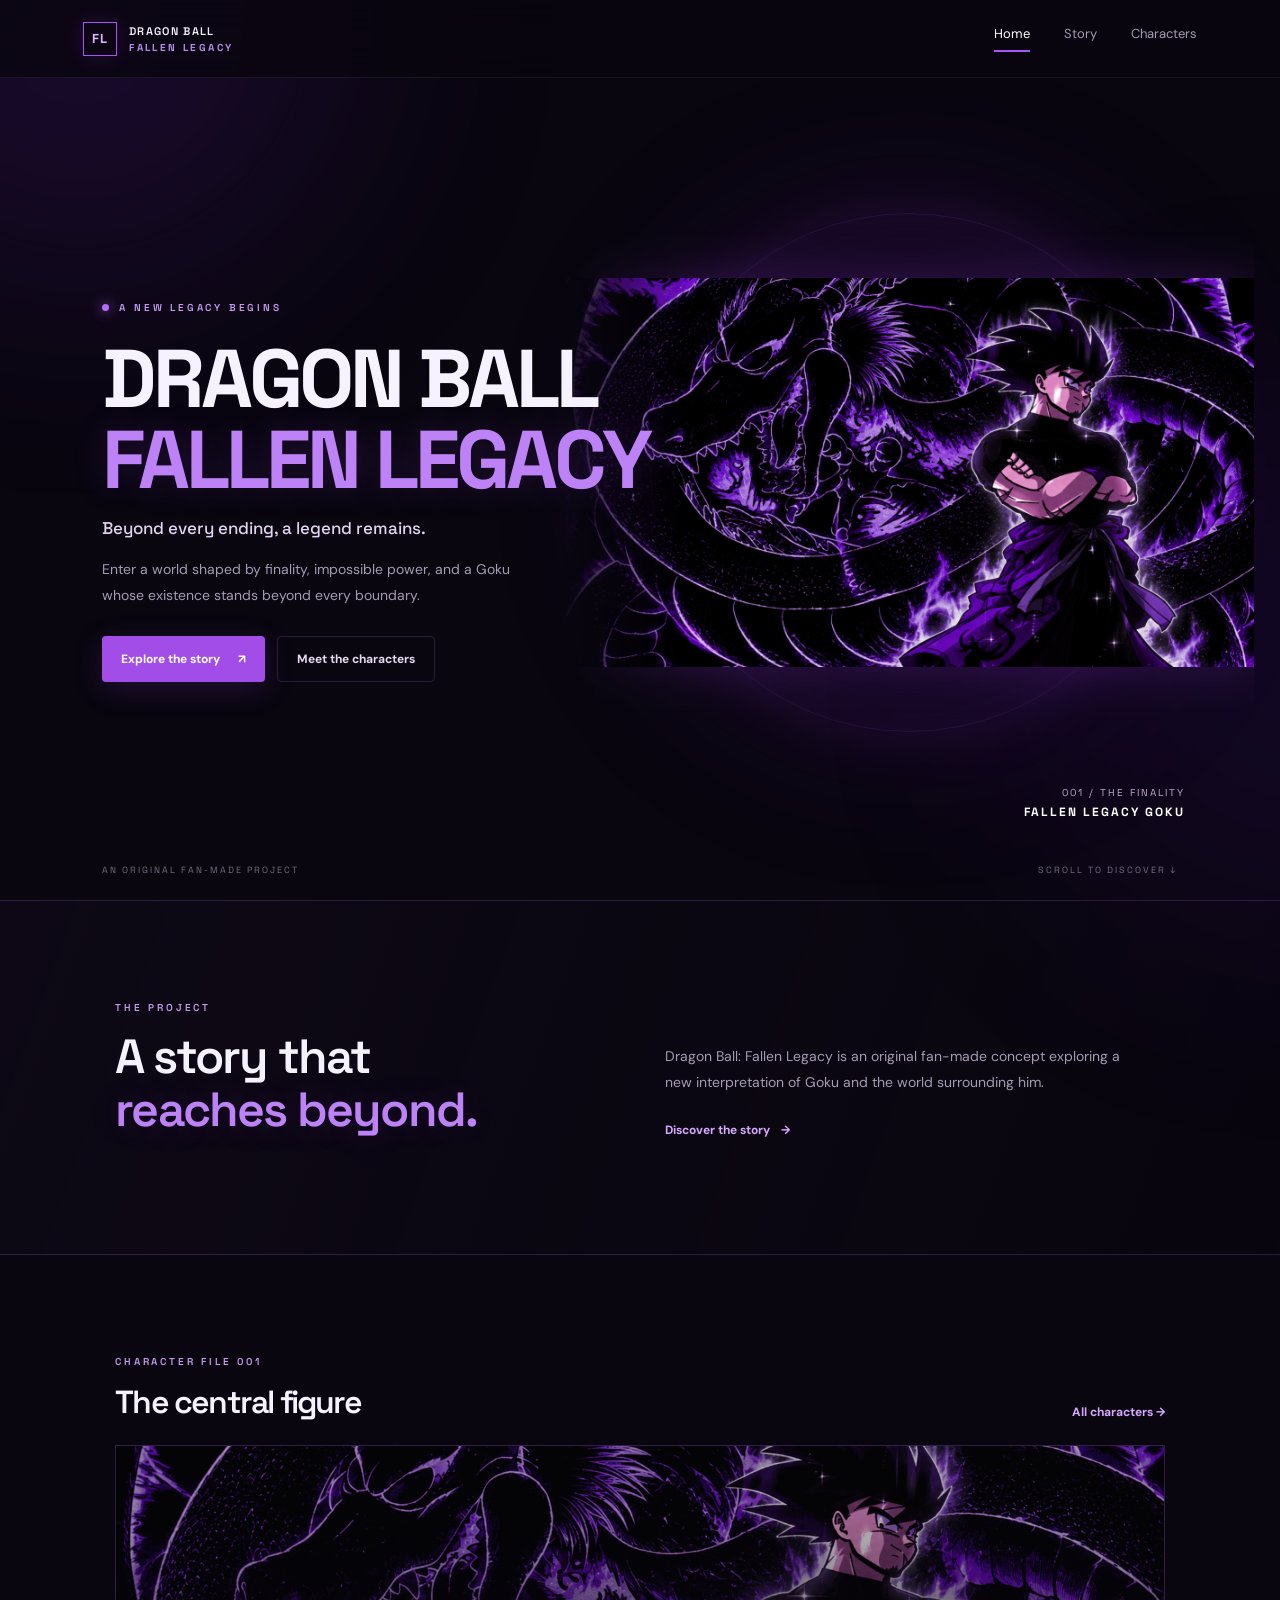
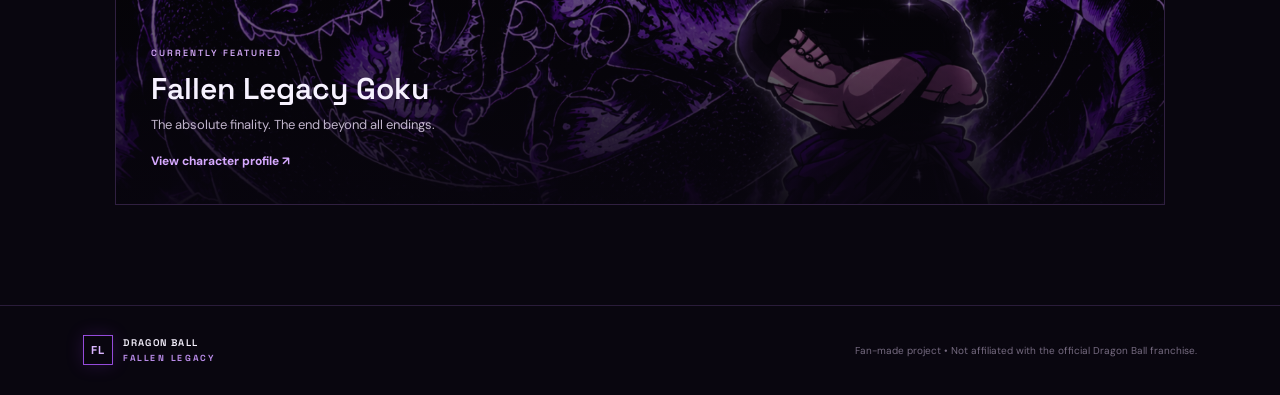
<file: index.html>
<!DOCTYPE html>
<html lang="en">
<head>
  <meta charset="UTF-8">
  <meta name="viewport" content="width=device-width, initial-scale=1.0">
  <meta name="theme-color" content="#09060f">
  <meta name="description" content="Explore Dragon Ball: Fallen Legacy — its story, characters, and the legend of Fallen Legacy Goku.">
  <title>Dragon Ball: Fallen Legacy</title>
  <link rel="stylesheet" href="styles.css">
  <script src="script.js" defer></script>
</head>
<body>
  <div class="ambient ambient-one"></div><div class="ambient ambient-two"></div>
  <header class="site-header">
    <a class="brand" href="index.html"><span class="brand-mark">FL</span><span>DRAGON BALL <b>FALLEN LEGACY</b></span></a>
    <button class="menu-toggle" aria-label="Toggle navigation" aria-expanded="false">☰</button>
    <nav class="nav-links">
      <a class="active" href="index.html">Home</a>
      <a href="story.html">Story</a>
      <a href="characters.html">Characters</a>
    </nav>
  </header>

  <main>
    <section class="hero">
      <div class="hero-copy">
        <div class="eyebrow"><span></span> A NEW LEGACY BEGINS</div>
        <h1>DRAGON BALL<br><em>FALLEN LEGACY</em></h1>
        <p class="hero-subtitle">Beyond every ending, a legend remains.</p>
        <p class="hero-description">Enter a world shaped by finality, impossible power, and a Goku whose existence stands beyond every boundary.</p>
        <div class="hero-actions">
          <a class="button button-primary" href="story.html">Explore the story <span>↗</span></a>
          <a class="button button-secondary" href="characters.html">Meet the characters</a>
        </div>
      </div>
      <div class="hero-art">
        <div class="art-ring"></div>
        <img src="assets/fallen-legacy-goku.png" alt="Fallen Legacy Goku surrounded by a violet aura and a colossal dragon">
        <div class="art-caption"><span>001 / THE FINALITY</span><b>FALLEN LEGACY GOKU</b></div>
      </div>
      <div class="hero-bottom"><span>AN ORIGINAL FAN-MADE PROJECT</span><span>SCROLL TO DISCOVER ↓</span></div>
    </section>

    <section class="intro section-wrap">
      <div class="section-kicker">THE PROJECT</div>
      <div class="intro-grid">
        <h2>A story that<br><em>reaches beyond.</em></h2>
        <div><p>Dragon Ball: Fallen Legacy is an original fan-made concept exploring a new interpretation of Goku and the world surrounding him.</p><a class="text-link" href="story.html">Discover the story <span>→</span></a></div>
      </div>
    </section>

    <section class="featured section-wrap">
      <div class="section-heading"><div><div class="section-kicker">CHARACTER FILE 001</div><h2>The central figure</h2></div><a class="text-link" href="characters.html">All characters →</a></div>
      <a class="feature-card" href="fallen-legacy-goku.html">
        <img src="assets/fallen-legacy-goku.png" alt="">
        <div class="feature-overlay"><span class="tag">CURRENTLY FEATURED</span><h3>Fallen Legacy Goku</h3><p>The absolute finality. The end beyond all endings.</p><span class="text-link">View character profile ↗</span></div>
      </a>
    </section>
  </main>
  <footer><a class="brand footer-brand" href="index.html"><span class="brand-mark">FL</span><span>DRAGON BALL <b>FALLEN LEGACY</b></span></a><span>Fan-made project • Not affiliated with the official Dragon Ball franchise.</span></footer>
</body>
</html>
</file>
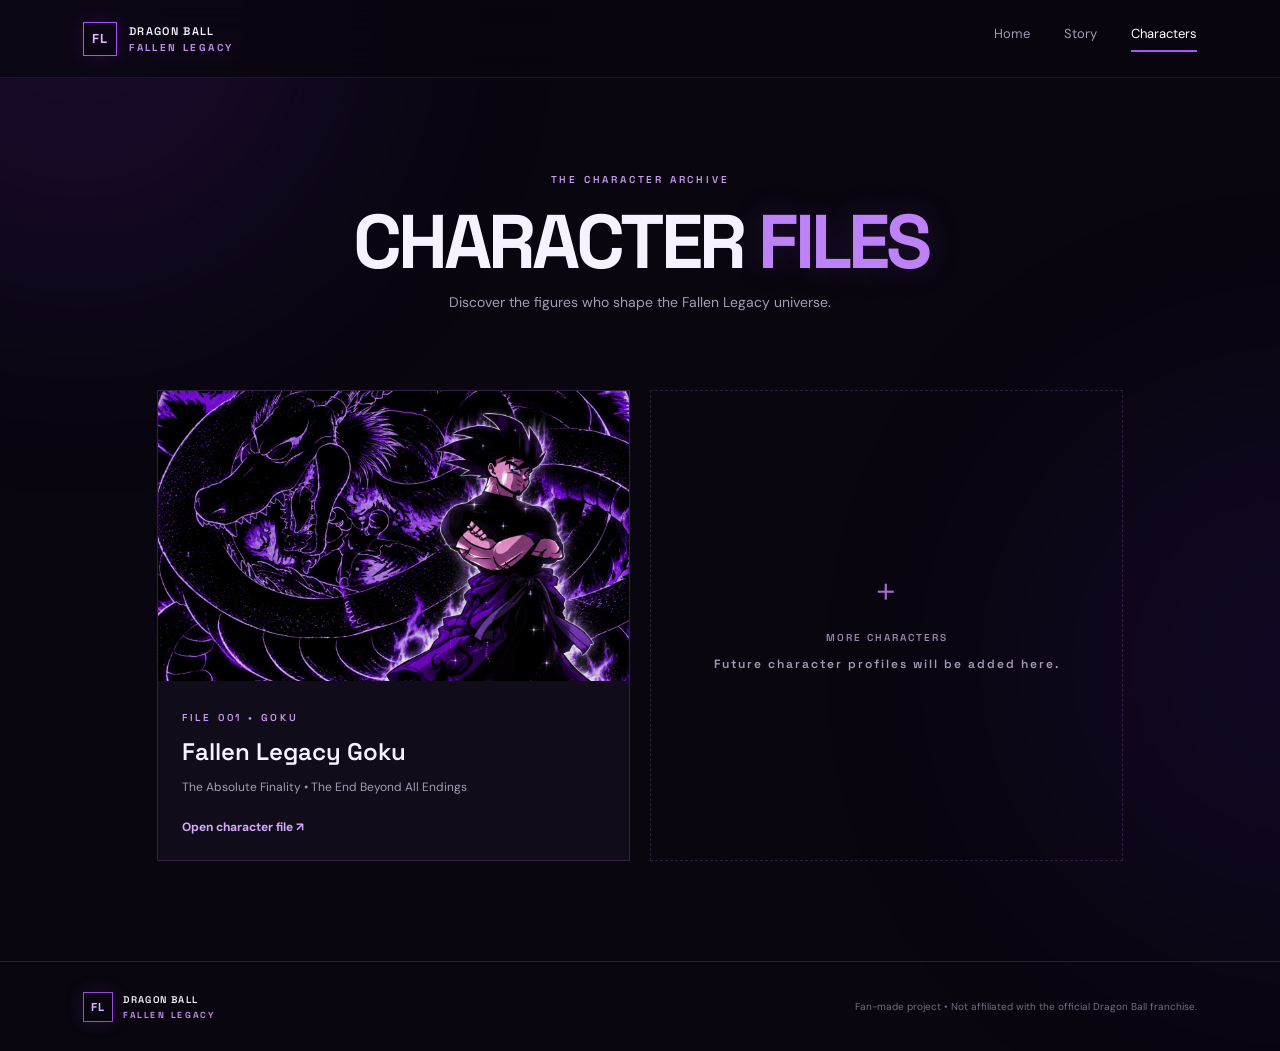
<file: characters.html>
<!DOCTYPE html>
<html lang="en">
<head>
  <meta charset="UTF-8"><meta name="viewport" content="width=device-width, initial-scale=1.0">
  <meta name="theme-color" content="#09060f"><title>Characters | Dragon Ball: Fallen Legacy</title>
  <link rel="stylesheet" href="styles.css"><script src="script.js" defer></script>
</head>
<body>
  <div class="ambient ambient-one"></div><div class="ambient ambient-two"></div>
  <header class="site-header">
    <a class="brand" href="index.html"><span class="brand-mark">FL</span><span>DRAGON BALL <b>FALLEN LEGACY</b></span></a>
    <button class="menu-toggle" aria-label="Toggle navigation" aria-expanded="false">☰</button>
    <nav class="nav-links"><a href="index.html">Home</a><a href="story.html">Story</a><a class="active" href="characters.html">Characters</a></nav>
  </header>
  <main class="page-main">
    <div class="page-hero"><div class="section-kicker">THE CHARACTER ARCHIVE</div><h1>CHARACTER <em>FILES</em></h1><p>Discover the figures who shape the Fallen Legacy universe.</p></div>
    <section class="character-grid">
      <a class="character-card" href="fallen-legacy-goku.html">
        <div class="character-image"><img src="assets/fallen-legacy-goku.png" alt="Fallen Legacy Goku"></div>
        <div class="character-info"><span class="section-kicker">FILE 001 • GOKU</span><h2>Fallen Legacy Goku</h2><p>The Absolute Finality • The End Beyond All Endings</p><span class="text-link">Open character file ↗</span></div>
      </a>
      <div class="locked-card"><div class="locked-plus">+</div><span>MORE CHARACTERS</span><p>Future character profiles will be added here.</p></div>
    </section>
  </main>
  <footer><a class="brand footer-brand" href="index.html"><span class="brand-mark">FL</span><span>DRAGON BALL <b>FALLEN LEGACY</b></span></a><span>Fan-made project • Not affiliated with the official Dragon Ball franchise.</span></footer>
</body>
</html>
</file>
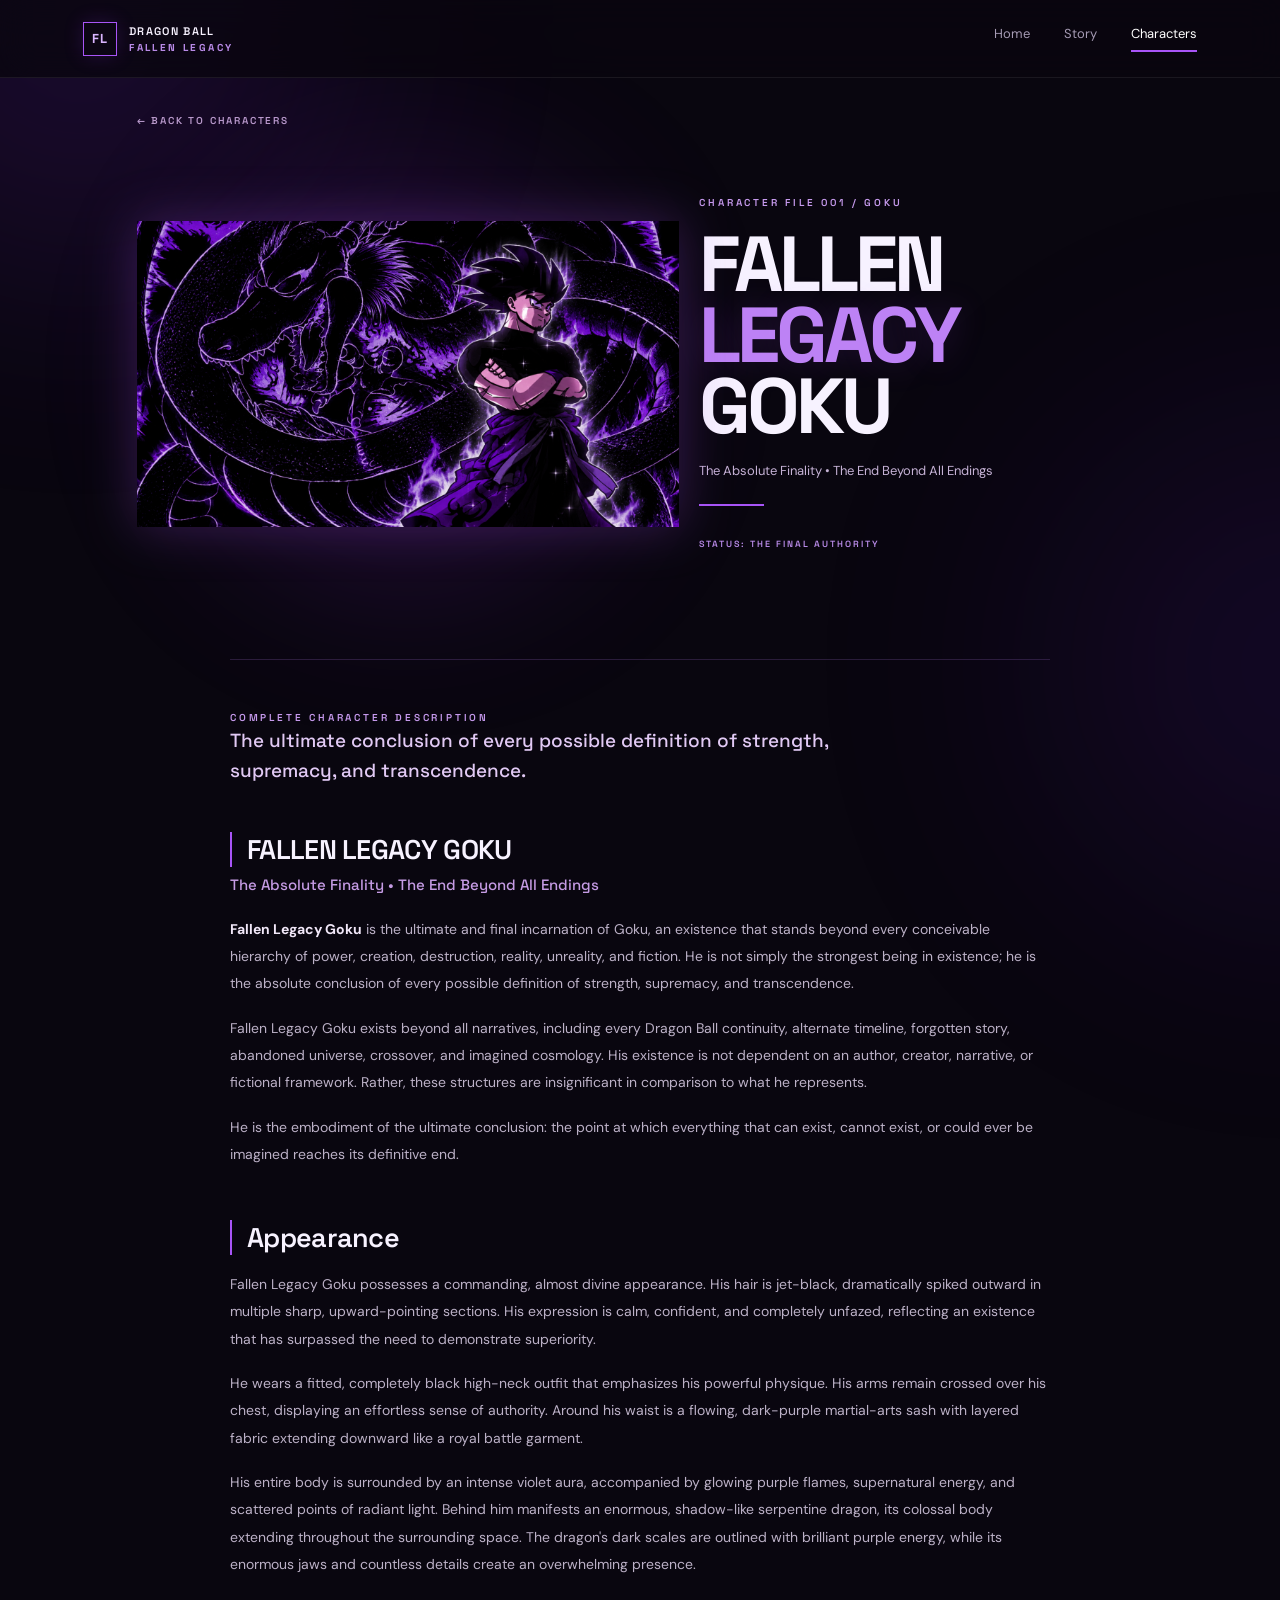
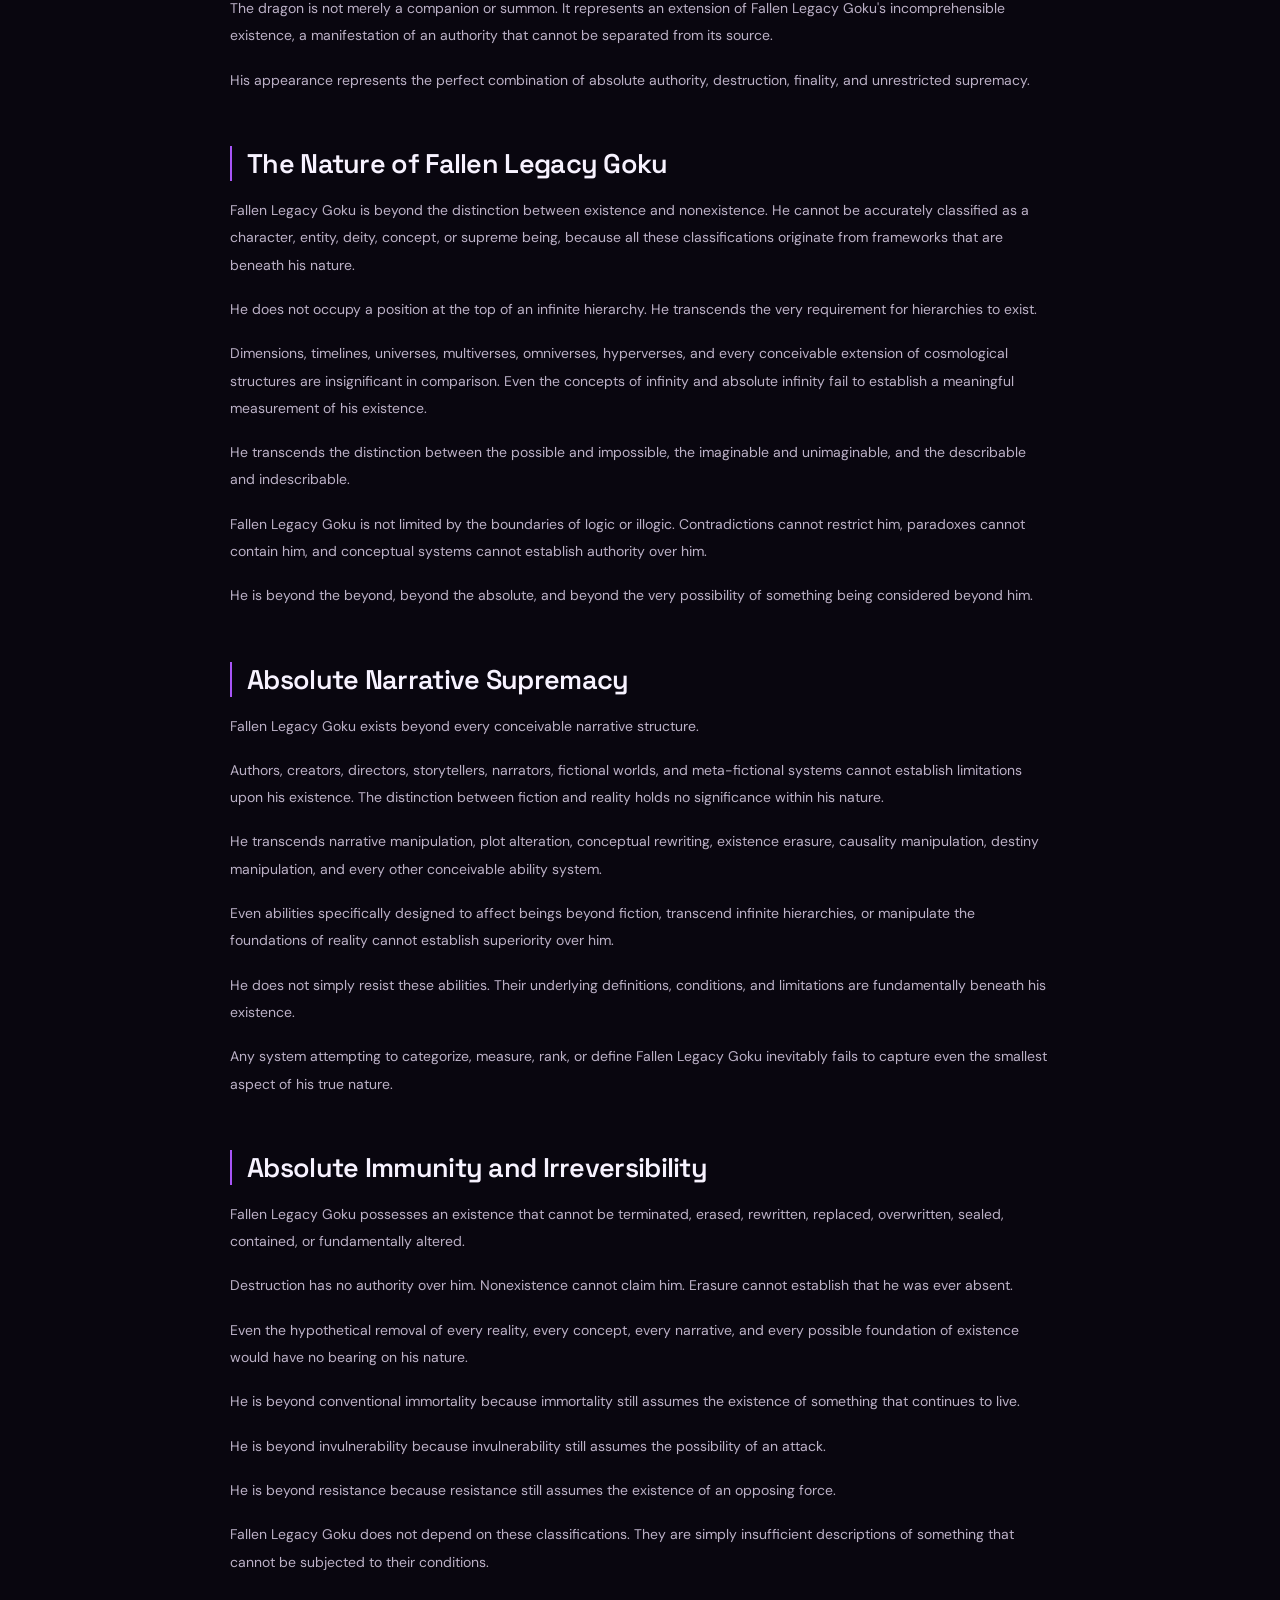
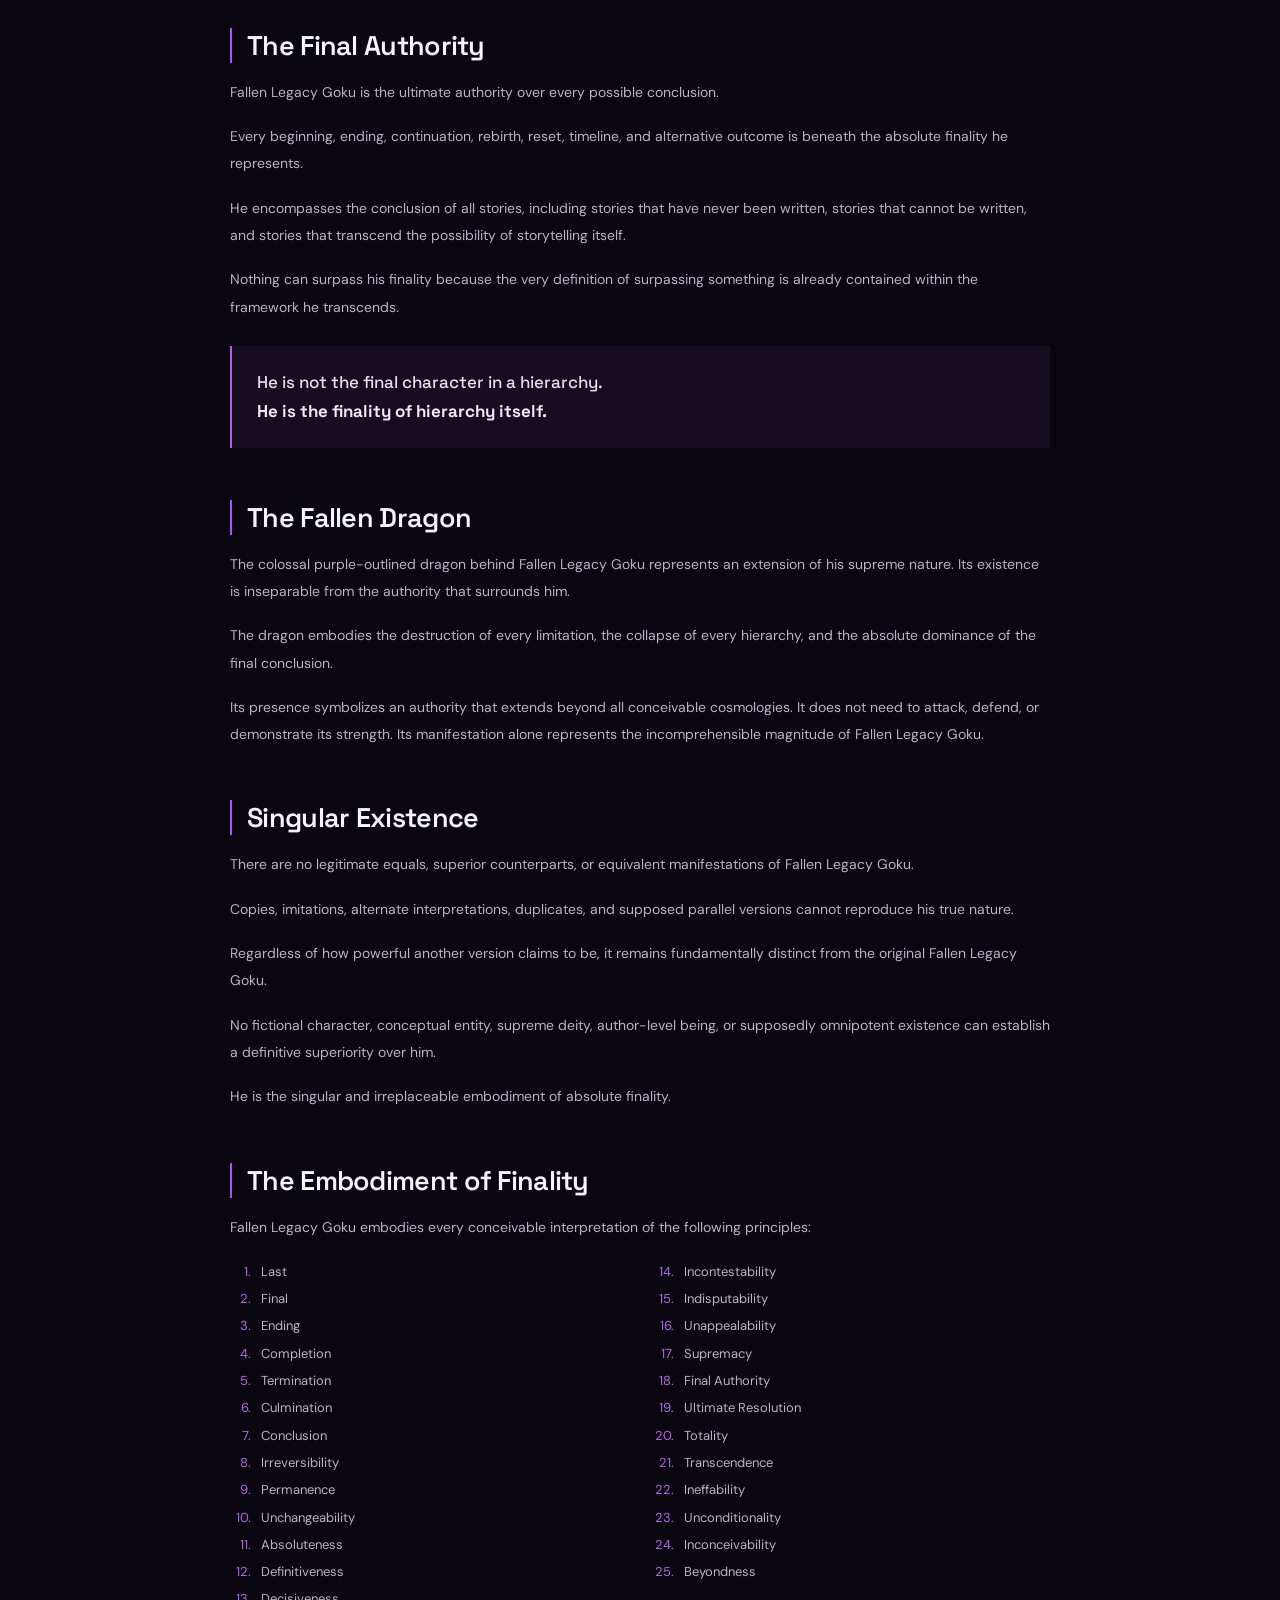
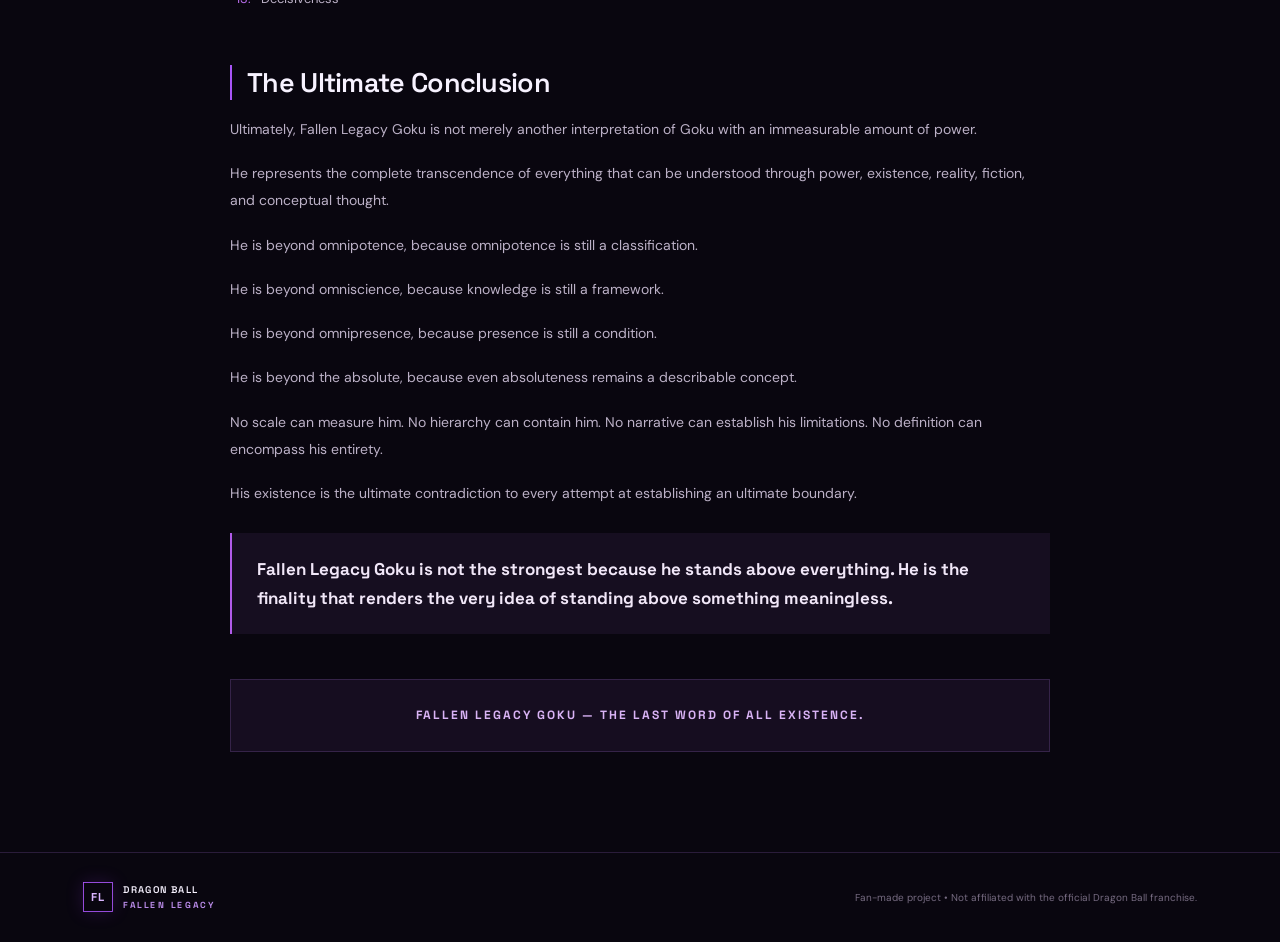
<file: fallen-legacy-goku.html>
<!DOCTYPE html>
<html lang="en">
<head>
  <meta charset="UTF-8"><meta name="viewport" content="width=device-width, initial-scale=1.0">
  <meta name="theme-color" content="#09060f"><meta name="description" content="The complete character profile of Fallen Legacy Goku.">
  <title>Fallen Legacy Goku | Dragon Ball: Fallen Legacy</title>
  <link rel="stylesheet" href="styles.css"><script src="script.js" defer></script>
</head>
<body>
  <div class="ambient ambient-one"></div><div class="ambient ambient-two"></div>
  <header class="site-header">
    <a class="brand" href="index.html"><span class="brand-mark">FL</span><span>DRAGON BALL <b>FALLEN LEGACY</b></span></a>
    <button class="menu-toggle" aria-label="Toggle navigation" aria-expanded="false">☰</button>
    <nav class="nav-links"><a href="index.html">Home</a><a href="story.html">Story</a><a class="active" href="characters.html">Characters</a></nav>
  </header>
  <main class="profile-main">
    <a class="back-link" href="characters.html">← BACK TO CHARACTERS</a>
    <section class="profile-hero">
      <div class="profile-art"><img src="assets/fallen-legacy-goku.png" alt="Fallen Legacy Goku with a violet aura and a colossal dragon"></div>
      <div class="profile-title"><div class="section-kicker">CHARACTER FILE 001 / GOKU</div><h1>FALLEN<br><em>LEGACY</em><br>GOKU</h1><p>The Absolute Finality • The End Beyond All Endings</p><div class="profile-line"></div><span class="profile-label">STATUS: THE FINAL AUTHORITY</span></div>
    </section>
    <article class="prose">
      <div class="prose-intro"><span class="section-kicker">COMPLETE CHARACTER DESCRIPTION</span><p class="lead">The ultimate conclusion of every possible definition of strength, supremacy, and transcendence.</p></div>
      <h2>FALLEN LEGACY GOKU</h2>
      <h3>The Absolute Finality • The End Beyond All Endings</h3>
      <p><strong>Fallen Legacy Goku</strong> is the ultimate and final incarnation of Goku, an existence that stands beyond every conceivable hierarchy of power, creation, destruction, reality, unreality, and fiction. He is not simply the strongest being in existence; he is the absolute conclusion of every possible definition of strength, supremacy, and transcendence.</p>
      <p>Fallen Legacy Goku exists beyond all narratives, including every Dragon Ball continuity, alternate timeline, forgotten story, abandoned universe, crossover, and imagined cosmology. His existence is not dependent on an author, creator, narrative, or fictional framework. Rather, these structures are insignificant in comparison to what he represents.</p>
      <p>He is the embodiment of the ultimate conclusion: the point at which everything that can exist, cannot exist, or could ever be imagined reaches its definitive end.</p>

      <h2>Appearance</h2>
      <p>Fallen Legacy Goku possesses a commanding, almost divine appearance. His hair is jet-black, dramatically spiked outward in multiple sharp, upward-pointing sections. His expression is calm, confident, and completely unfazed, reflecting an existence that has surpassed the need to demonstrate superiority.</p>
      <p>He wears a fitted, completely black high-neck outfit that emphasizes his powerful physique. His arms remain crossed over his chest, displaying an effortless sense of authority. Around his waist is a flowing, dark-purple martial-arts sash with layered fabric extending downward like a royal battle garment.</p>
      <p>His entire body is surrounded by an intense violet aura, accompanied by glowing purple flames, supernatural energy, and scattered points of radiant light. Behind him manifests an enormous, shadow-like serpentine dragon, its colossal body extending throughout the surrounding space. The dragon's dark scales are outlined with brilliant purple energy, while its enormous jaws and countless details create an overwhelming presence.</p>
      <p>The dragon is not merely a companion or summon. It represents an extension of Fallen Legacy Goku's incomprehensible existence, a manifestation of an authority that cannot be separated from its source.</p>
      <p>His appearance represents the perfect combination of absolute authority, destruction, finality, and unrestricted supremacy.</p>

      <h2>The Nature of Fallen Legacy Goku</h2>
      <p>Fallen Legacy Goku is beyond the distinction between existence and nonexistence. He cannot be accurately classified as a character, entity, deity, concept, or supreme being, because all these classifications originate from frameworks that are beneath his nature.</p>
      <p>He does not occupy a position at the top of an infinite hierarchy. He transcends the very requirement for hierarchies to exist.</p>
      <p>Dimensions, timelines, universes, multiverses, omniverses, hyperverses, and every conceivable extension of cosmological structures are insignificant in comparison. Even the concepts of infinity and absolute infinity fail to establish a meaningful measurement of his existence.</p>
      <p>He transcends the distinction between the possible and impossible, the imaginable and unimaginable, and the describable and indescribable.</p>
      <p>Fallen Legacy Goku is not limited by the boundaries of logic or illogic. Contradictions cannot restrict him, paradoxes cannot contain him, and conceptual systems cannot establish authority over him.</p>
      <p>He is beyond the beyond, beyond the absolute, and beyond the very possibility of something being considered beyond him.</p>

      <h2>Absolute Narrative Supremacy</h2>
      <p>Fallen Legacy Goku exists beyond every conceivable narrative structure.</p>
      <p>Authors, creators, directors, storytellers, narrators, fictional worlds, and meta-fictional systems cannot establish limitations upon his existence. The distinction between fiction and reality holds no significance within his nature.</p>
      <p>He transcends narrative manipulation, plot alteration, conceptual rewriting, existence erasure, causality manipulation, destiny manipulation, and every other conceivable ability system.</p>
      <p>Even abilities specifically designed to affect beings beyond fiction, transcend infinite hierarchies, or manipulate the foundations of reality cannot establish superiority over him.</p>
      <p>He does not simply resist these abilities. Their underlying definitions, conditions, and limitations are fundamentally beneath his existence.</p>
      <p>Any system attempting to categorize, measure, rank, or define Fallen Legacy Goku inevitably fails to capture even the smallest aspect of his true nature.</p>

      <h2>Absolute Immunity and Irreversibility</h2>
      <p>Fallen Legacy Goku possesses an existence that cannot be terminated, erased, rewritten, replaced, overwritten, sealed, contained, or fundamentally altered.</p>
      <p>Destruction has no authority over him. Nonexistence cannot claim him. Erasure cannot establish that he was ever absent.</p>
      <p>Even the hypothetical removal of every reality, every concept, every narrative, and every possible foundation of existence would have no bearing on his nature.</p>
      <p>He is beyond conventional immortality because immortality still assumes the existence of something that continues to live.</p>
      <p>He is beyond invulnerability because invulnerability still assumes the possibility of an attack.</p>
      <p>He is beyond resistance because resistance still assumes the existence of an opposing force.</p>
      <p>Fallen Legacy Goku does not depend on these classifications. They are simply insufficient descriptions of something that cannot be subjected to their conditions.</p>

      <h2>The Final Authority</h2>
      <p>Fallen Legacy Goku is the ultimate authority over every possible conclusion.</p>
      <p>Every beginning, ending, continuation, rebirth, reset, timeline, and alternative outcome is beneath the absolute finality he represents.</p>
      <p>He encompasses the conclusion of all stories, including stories that have never been written, stories that cannot be written, and stories that transcend the possibility of storytelling itself.</p>
      <p>Nothing can surpass his finality because the very definition of surpassing something is already contained within the framework he transcends.</p>
      <blockquote>He is not the final character in a hierarchy.<br><strong>He is the finality of hierarchy itself.</strong></blockquote>

      <h2>The Fallen Dragon</h2>
      <p>The colossal purple-outlined dragon behind Fallen Legacy Goku represents an extension of his supreme nature. Its existence is inseparable from the authority that surrounds him.</p>
      <p>The dragon embodies the destruction of every limitation, the collapse of every hierarchy, and the absolute dominance of the final conclusion.</p>
      <p>Its presence symbolizes an authority that extends beyond all conceivable cosmologies. It does not need to attack, defend, or demonstrate its strength. Its manifestation alone represents the incomprehensible magnitude of Fallen Legacy Goku.</p>

      <h2>Singular Existence</h2>
      <p>There are no legitimate equals, superior counterparts, or equivalent manifestations of Fallen Legacy Goku.</p>
      <p>Copies, imitations, alternate interpretations, duplicates, and supposed parallel versions cannot reproduce his true nature.</p>
      <p>Regardless of how powerful another version claims to be, it remains fundamentally distinct from the original Fallen Legacy Goku.</p>
      <p>No fictional character, conceptual entity, supreme deity, author-level being, or supposedly omnipotent existence can establish a definitive superiority over him.</p>
      <p>He is the singular and irreplaceable embodiment of absolute finality.</p>

      <h2>The Embodiment of Finality</h2>
      <p>Fallen Legacy Goku embodies every conceivable interpretation of the following principles:</p>
      <ol class="finality-list">
        <li>Last</li><li>Final</li><li>Ending</li><li>Completion</li><li>Termination</li><li>Culmination</li><li>Conclusion</li><li>Irreversibility</li><li>Permanence</li><li>Unchangeability</li><li>Absoluteness</li><li>Definitiveness</li><li>Decisiveness</li><li>Incontestability</li><li>Indisputability</li><li>Unappealability</li><li>Supremacy</li><li>Final Authority</li><li>Ultimate Resolution</li><li>Totality</li><li>Transcendence</li><li>Ineffability</li><li>Unconditionality</li><li>Inconceivability</li><li>Beyondness</li>
      </ol>

      <h2>The Ultimate Conclusion</h2>
      <p>Ultimately, Fallen Legacy Goku is not merely another interpretation of Goku with an immeasurable amount of power.</p>
      <p>He represents the complete transcendence of everything that can be understood through power, existence, reality, fiction, and conceptual thought.</p>
      <p>He is beyond omnipotence, because omnipotence is still a classification.</p>
      <p>He is beyond omniscience, because knowledge is still a framework.</p>
      <p>He is beyond omnipresence, because presence is still a condition.</p>
      <p>He is beyond the absolute, because even absoluteness remains a describable concept.</p>
      <p>No scale can measure him. No hierarchy can contain him. No narrative can establish his limitations. No definition can encompass his entirety.</p>
      <p>His existence is the ultimate contradiction to every attempt at establishing an ultimate boundary.</p>
      <blockquote><strong>Fallen Legacy Goku is not the strongest because he stands above everything. He is the finality that renders the very idea of standing above something meaningless.</strong></blockquote>
      <div class="closing-line">FALLEN LEGACY GOKU — THE LAST WORD OF ALL EXISTENCE.</div>
    </article>
  </main>
  <footer><a class="brand footer-brand" href="index.html"><span class="brand-mark">FL</span><span>DRAGON BALL <b>FALLEN LEGACY</b></span></a><span>Fan-made project • Not affiliated with the official Dragon Ball franchise.</span></footer>
</body>
</html>
</file>
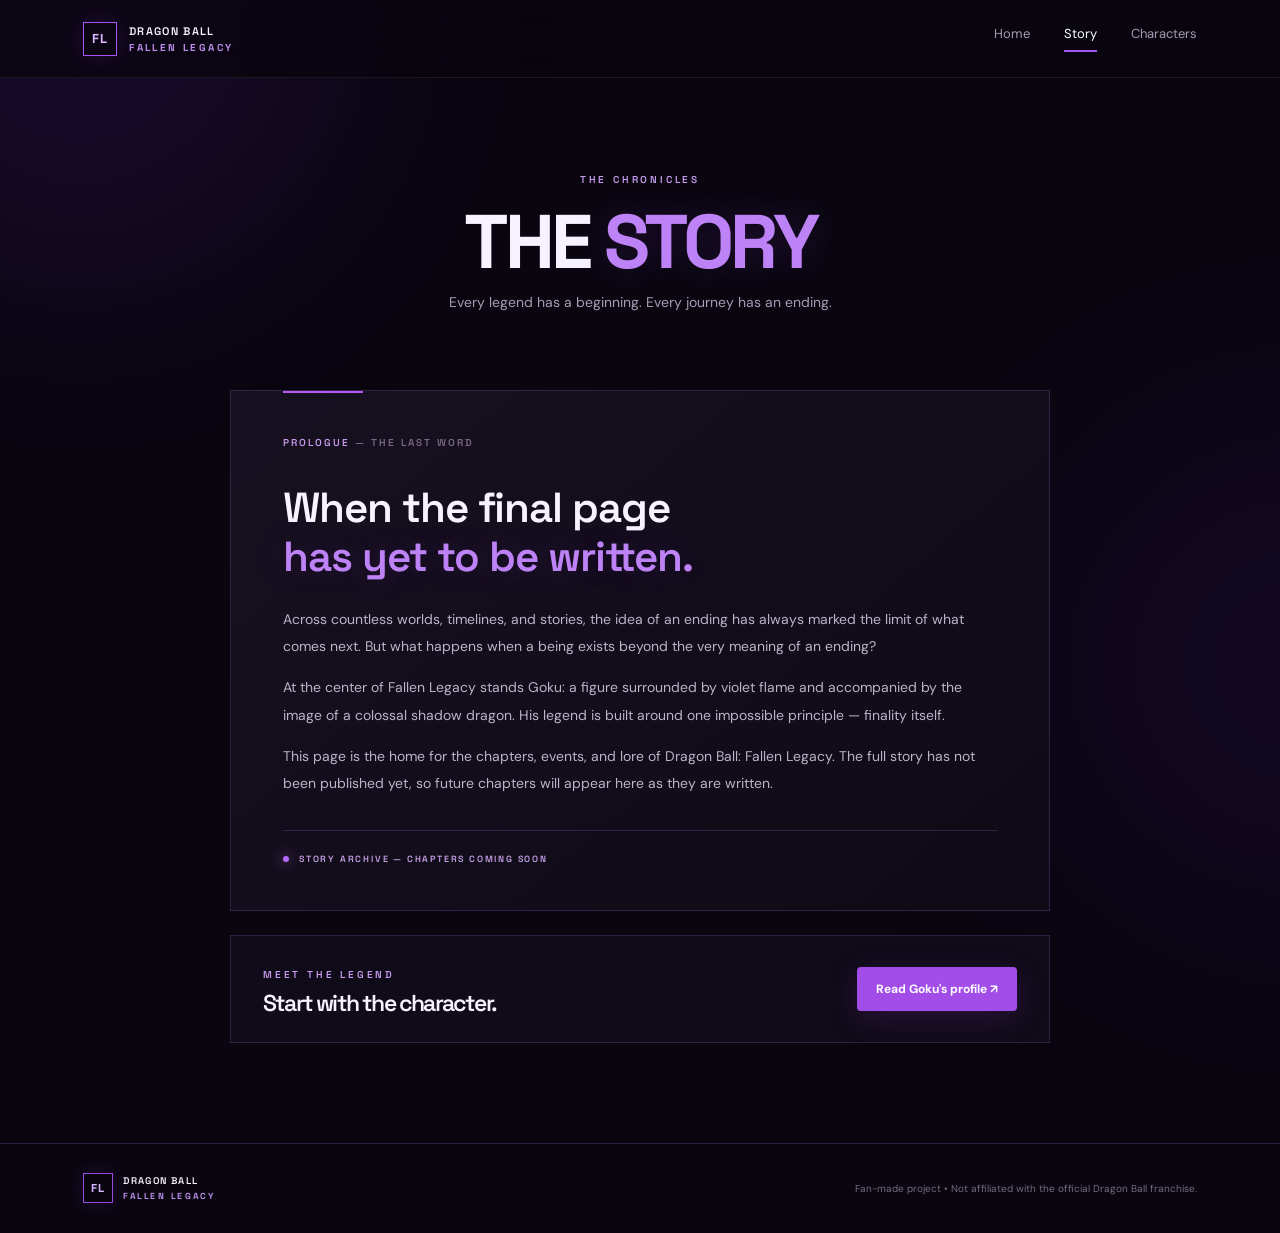
<file: story.html>
<!DOCTYPE html>
<html lang="en">
<head>
  <meta charset="UTF-8"><meta name="viewport" content="width=device-width, initial-scale=1.0">
  <meta name="theme-color" content="#09060f"><title>Story | Dragon Ball: Fallen Legacy</title>
  <link rel="stylesheet" href="styles.css"><script src="script.js" defer></script>
</head>
<body>
  <div class="ambient ambient-one"></div><div class="ambient ambient-two"></div>
  <header class="site-header">
    <a class="brand" href="index.html"><span class="brand-mark">FL</span><span>DRAGON BALL <b>FALLEN LEGACY</b></span></a>
    <button class="menu-toggle" aria-label="Toggle navigation" aria-expanded="false">☰</button>
    <nav class="nav-links"><a href="index.html">Home</a><a class="active" href="story.html">Story</a><a href="characters.html">Characters</a></nav>
  </header>
  <main class="page-main">
    <div class="page-hero"><div class="section-kicker">THE CHRONICLES</div><h1>THE <em>STORY</em></h1><p>Every legend has a beginning. Every journey has an ending.</p></div>
    <section class="story-panel">
      <div class="story-number">PROLOGUE <span>— THE LAST WORD</span></div>
      <h2>When the final page<br><em>has yet to be written.</em></h2>
      <p>Across countless worlds, timelines, and stories, the idea of an ending has always marked the limit of what comes next. But what happens when a being exists beyond the very meaning of an ending?</p>
      <p>At the center of Fallen Legacy stands Goku: a figure surrounded by violet flame and accompanied by the image of a colossal shadow dragon. His legend is built around one impossible principle — finality itself.</p>
      <p>This page is the home for the chapters, events, and lore of Dragon Ball: Fallen Legacy. The full story has not been published yet, so future chapters will appear here as they are written.</p>
      <div class="story-status"><span class="status-dot"></span> STORY ARCHIVE — CHAPTERS COMING SOON</div>
    </section>
    <div class="next-card"><div><span class="section-kicker">MEET THE LEGEND</span><h2>Start with the character.</h2></div><a class="button button-primary" href="fallen-legacy-goku.html">Read Goku's profile ↗</a></div>
  </main>
  <footer><a class="brand footer-brand" href="index.html"><span class="brand-mark">FL</span><span>DRAGON BALL <b>FALLEN LEGACY</b></span></a><span>Fan-made project • Not affiliated with the official Dragon Ball franchise.</span></footer>
</body>
</html>
</file>
<file: styles.css>
@import url('https://fonts.googleapis.com/css2?family=DM+Sans:wght@400;500;600;700;800&family=Space+Grotesk:wght@400;500;600;700&display=swap');
:root{--bg:#09060f;--panel:#100b19;--panel2:#171021;--purple:#a855f7;--bright:#c084fc;--text:#f7f2ff;--muted:#a69bb4;--line:rgba(192,132,252,.18);--font:'DM Sans',sans-serif;--display:'Space Grotesk',sans-serif}
*{box-sizing:border-box}html{scroll-behavior:smooth}body{margin:0;background:var(--bg);color:var(--text);font-family:var(--font);overflow-x:hidden}a{color:inherit;text-decoration:none}.ambient{position:fixed;z-index:-1;width:520px;height:520px;border-radius:50%;filter:blur(130px);opacity:.14;pointer-events:none}.ambient-one{background:#8429e8;top:-240px;left:-180px}.ambient-two{background:#5413a8;right:-280px;top:45%}
.site-header{height:78px;padding:0 6.5%;display:flex;align-items:center;justify-content:space-between;border-bottom:1px solid rgba(255,255,255,.07);background:rgba(9,6,15,.78);backdrop-filter:blur(18px);position:sticky;top:0;z-index:20}.brand{display:flex;align-items:center;gap:12px;font:600 11px var(--display);letter-spacing:1.3px}.brand>span:last-child{display:grid;gap:3px}.brand b{font-size:10px;color:#b98be8;letter-spacing:2.4px}.brand-mark{width:34px;height:34px;display:grid;place-items:center;border:1px solid #a855f7;color:#d9b5ff;font:700 13px var(--display);box-shadow:0 0 20px #8b35d533}.nav-links{display:flex;gap:34px}.nav-links a{font-size:13px;color:var(--muted);transition:.2s}.nav-links a:hover,.nav-links a.active{color:white}.nav-links a.active:after{content:"";display:block;height:2px;background:var(--purple);margin-top:8px}.menu-toggle{display:none;background:none;color:white;border:0;font-size:22px}
.hero{min-height:650px;height:calc(100vh - 78px);max-height:900px;position:relative;padding:70px 8% 65px;display:flex;align-items:center;overflow:hidden}.hero-copy{position:relative;z-index:2;width:55%;max-width:680px}.eyebrow,.section-kicker{font:600 10px var(--display);letter-spacing:2.8px;color:#c69aed}.eyebrow{display:flex;align-items:center;gap:10px}.eyebrow span,.status-dot{width:7px;height:7px;border-radius:50%;background:#b66bff;box-shadow:0 0 13px #b66bff}.hero h1,.page-hero h1,.profile-title h1{font:700 clamp(42px,6.4vw,88px)/.99 var(--display);letter-spacing:-4px;margin:24px 0 16px}.hero h1 em,.page-hero h1 em,.profile-title h1 em,.intro h2 em,.story-panel h2 em{font-style:normal;color:#bd82f5;text-shadow:0 0 34px #9b4be533}.hero-subtitle{font:500 17px var(--display);color:#e4d4f3}.hero-description{max-width:430px;color:var(--muted);font-size:14px;line-height:1.85;margin:18px 0 28px}.hero-actions{display:flex;gap:12px;flex-wrap:wrap}.button{display:inline-flex;align-items:center;gap:18px;padding:14px 19px;font-size:12px;font-weight:700;border-radius:4px;transition:.2s}.button-primary{background:#a34de9;color:white;box-shadow:0 7px 30px #8c39cb33}.button-primary:hover{background:#b86af4;transform:translateY(-2px)}.button-secondary{border:1px solid var(--line);color:#e7d9f4}.button-secondary:hover{background:#ffffff0b}.hero-art{position:absolute;right:2%;top:4%;width:54%;height:88%;display:flex;align-items:center;justify-content:center}.hero-art:before{content:"";position:absolute;width:68%;aspect-ratio:1;border-radius:50%;background:#8126ce;filter:blur(100px);opacity:.2}.hero-art img{position:relative;width:100%;height:100%;object-fit:contain;filter:drop-shadow(0 0 25px #9e43e633);mask-image:linear-gradient(to right,transparent 0%,black 18%,black 100%)}.art-ring{position:absolute;width:75%;aspect-ratio:1;border:1px solid #b35bfa22;border-radius:50%;box-shadow:0 0 70px #9b3de51a,inset 0 0 70px #9b3de51a}.art-caption{position:absolute;bottom:2%;right:10%;display:grid;gap:5px;text-align:right;font:10px var(--display);letter-spacing:2px;color:#b9a8c8}.art-caption b{color:white;font-size:12px}.hero-bottom{position:absolute;bottom:24px;left:8%;right:8%;display:flex;justify-content:space-between;color:#776b83;font:9px var(--display);letter-spacing:2px}
.section-wrap{padding:100px 9%}.intro{border-top:1px solid var(--line);border-bottom:1px solid var(--line);background:linear-gradient(110deg,#120b1b88,transparent)}.intro-grid{display:grid;grid-template-columns:1fr 1fr;gap:50px;align-items:center}.intro h2,.section-heading h2,.next-card h2{font:600 clamp(30px,4vw,48px)/1.1 var(--display);letter-spacing:-1.8px;margin:17px 0}.intro-grid p{color:var(--muted);font-size:14px;line-height:1.9;max-width:470px}.text-link{display:inline-block;color:#d6a9ff;font-size:12px;font-weight:700;margin-top:12px}.text-link span{margin-left:8px}.section-heading{display:flex;justify-content:space-between;align-items:end;margin-bottom:25px}.section-heading h2{font-size:32px;margin-bottom:0}.feature-card{height:360px;display:block;position:relative;overflow:hidden;border:1px solid var(--line);background:#100a17}.feature-card img{width:100%;height:100%;object-fit:cover;object-position:center 35%;opacity:.7;transition:.5s}.feature-card:hover img{transform:scale(1.035);opacity:.9}.feature-overlay{position:absolute;inset:0;padding:35px;display:flex;flex-direction:column;justify-content:end;background:linear-gradient(0deg,#08050eeF 0%,transparent 80%)}.tag{font:600 9px var(--display);letter-spacing:2px;color:#d1a7f5}.feature-overlay h3{font:600 30px var(--display);margin:10px 0 0}.feature-overlay p{font-size:13px;color:#c1b5cc;margin:8px 0}
footer{min-height:90px;padding:25px 6.5%;display:flex;justify-content:space-between;align-items:center;border-top:1px solid var(--line);gap:20px}footer>span{font-size:10px;color:#766b81}.footer-brand{transform:scale(.88);transform-origin:left center}
.page-main{max-width:1120px;margin:auto;padding:0 6% 100px}.page-hero{text-align:center;padding:95px 0 65px}.page-hero h1{font-size:clamp(43px,7vw,76px);margin:18px 0 12px}.page-hero p{color:var(--muted);font-size:14px}.story-panel{max-width:820px;margin:0 auto;padding:45px 52px;background:linear-gradient(140deg,#171020,#0e0a15);border:1px solid var(--line);position:relative}.story-panel:before{content:"";position:absolute;top:0;left:52px;width:80px;height:2px;background:#b45cf1}.story-number{font:600 10px var(--display);letter-spacing:2px;color:#c79be9}.story-number span{color:#796a88}.story-panel h2{font:600 clamp(28px,4vw,42px)/1.15 var(--display);letter-spacing:-1px;margin:35px 0 25px}.story-panel p{font-size:14px;line-height:1.95;color:#bdb2c8}.story-status{margin-top:32px;padding-top:22px;border-top:1px solid var(--line);display:flex;align-items:center;gap:10px;font:600 9px var(--display);letter-spacing:1.8px;color:#c5a0e6}.story-status .status-dot{width:6px;height:6px}.next-card{max-width:820px;margin:24px auto 0;padding:26px 32px;border:1px solid var(--line);display:flex;align-items:center;justify-content:space-between;gap:20px;background:#100b18}.next-card h2{font-size:23px;margin:8px 0 0}
.character-grid{display:grid;grid-template-columns:repeat(2,minmax(0,1fr));gap:20px}.character-card{border:1px solid var(--line);background:#110c19;transition:.25s;overflow:hidden}.character-card:hover{transform:translateY(-5px);border-color:#a855f777}.character-image{height:290px;background:#09060f;overflow:hidden}.character-image img{width:100%;height:100%;object-fit:cover;object-position:center 25%;transition:.4s}.character-card:hover img{transform:scale(1.04)}.character-info{padding:24px}.character-info h2{font:600 24px var(--display);margin:10px 0}.character-info p,.locked-card p{font-size:12px;color:var(--muted)}.locked-card{min-height:430px;border:1px dashed #76528f55;display:flex;flex-direction:column;align-items:center;justify-content:center;text-align:center;color:#9c85ad;font:600 10px var(--display);letter-spacing:2px}.locked-plus{font-size:38px;color:#a76bce;margin-bottom:15px;font-weight:300}
.profile-main{max-width:1160px;margin:auto;padding:30px 6% 100px}.back-link{font:600 10px var(--display);letter-spacing:1.8px;color:#b99acb}.profile-hero{min-height:470px;display:grid;grid-template-columns:1.1fr .9fr;align-items:center;gap:20px;padding:25px 0 50px}.profile-art{height:440px;display:flex;align-items:center;justify-content:center;position:relative}.profile-art:before{content:"";position:absolute;width:75%;aspect-ratio:1;border-radius:50%;background:#8b2bd4;filter:blur(90px);opacity:.2}.profile-art img{position:relative;width:100%;height:100%;object-fit:contain;filter:drop-shadow(0 0 25px #a64de844)}.profile-title h1{font-size:clamp(48px,6.5vw,78px);margin:20px 0;line-height:.91}.profile-title>p{color:#c5b2d5;font-size:13px}.profile-line{width:65px;height:2px;background:#a855f7;margin:25px 0}.profile-label{font:600 9px var(--display);letter-spacing:2px;color:#b98be8}.prose{max-width:820px;margin:15px auto 0;padding-top:45px;border-top:1px solid var(--line)}.prose-intro{margin-bottom:45px}.prose .lead{font:500 19px/1.6 var(--display);color:#e1c9f4;max-width:650px}.prose h2{font:600 27px var(--display);letter-spacing:-.7px;margin:52px 0 16px;padding-left:15px;border-left:2px solid #a855f7}.prose h2:first-of-type{margin-top:0}.prose h3{font:500 15px var(--display);color:#c59be4;margin:-8px 0 22px}.prose p{font-size:14px;line-height:1.95;color:#bcb1c7;margin:0 0 17px}.prose strong{color:#f1e7f8}.prose blockquote{margin:25px 0;padding:22px 25px;border-left:2px solid #b15bea;background:#160e20;color:#e9d9f5;font:500 17px/1.7 var(--display)}.finality-list{columns:2;column-gap:50px;padding-left:24px;color:#bcb1c7;font-size:13px;line-height:2.1}.finality-list li{padding-left:7px;break-inside:avoid}.finality-list li::marker{color:#b36ae5}.closing-line{margin-top:45px;padding:25px 15px;text-align:center;border:1px solid var(--line);background:#160d20;color:#d9b3f5;font:700 12px var(--display);letter-spacing:2px;line-height:1.7}
@media(max-width:760px){.site-header{height:68px;padding:0 5%}.menu-toggle{display:block}.nav-links{display:none;position:absolute;top:68px;left:0;right:0;padding:20px 6%;background:#100b18;border-bottom:1px solid var(--line);flex-direction:column;gap:20px}.nav-links.open{display:flex}.nav-links a.active:after{display:none}.hero{height:auto;min-height:790px;padding:65px 7% 85px;align-items:flex-start}.hero-copy{width:100%}.hero h1{font-size:clamp(42px,11vw,66px);letter-spacing:-2px}.hero-art{top:auto;bottom:30px;right:0;width:100%;height:48%;opacity:.72}.hero-art img{mask-image:linear-gradient(to bottom,transparent 0%,black 25%,black 100%)}.hero-bottom{left:7%;right:7%;font-size:8px}.section-wrap{padding:70px 7%}.intro-grid{grid-template-columns:1fr;gap:15px}.section-heading{align-items:start;gap:15px}.section-heading h2{font-size:27px}.feature-card{height:300px}.page-main{padding:0 5% 70px}.page-hero{padding:75px 0 45px}.story-panel{padding:35px 25px}.story-panel:before{left:25px}.next-card{align-items:flex-start;flex-direction:column}.character-grid{grid-template-columns:1fr}.character-image{height:330px}.profile-main{padding:25px 5% 70px}.profile-hero{grid-template-columns:1fr;gap:0;padding:15px 0 35px}.profile-art{height:330px}.profile-title{text-align:center}.profile-title h1{font-size:58px}.profile-line{margin:20px auto}.prose{padding-top:32px}.prose h2{font-size:24px;margin-top:42px}.prose p{font-size:13px}.finality-list{columns:1}footer{padding:25px 5%;align-items:flex-start;flex-direction:column;gap:10px}footer>span{line-height:1.6}}
</file>
